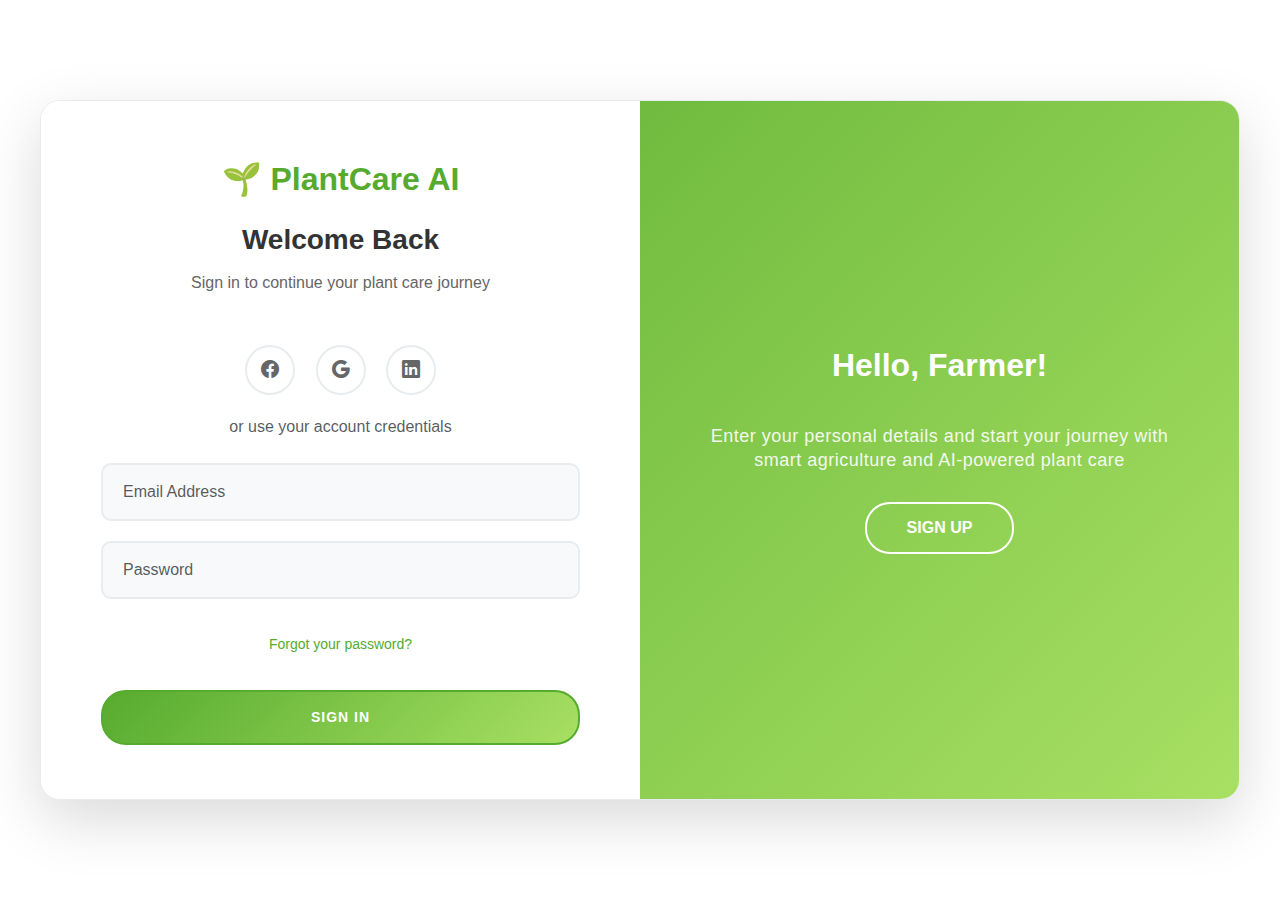
<file: templates/auth.html>
<!DOCTYPE html>
<html lang="en">
<head>
    <meta charset="UTF-8">
    <meta name="viewport" content="width=device-width, initial-scale=1.0">
    <title>Login & Sign Up - PlantCare AI</title>
    <!-- Bootstrap CSS -->
    <link href="https://cdn.jsdelivr.net/npm/bootstrap@5.3.0/dist/css/bootstrap.min.css" rel="stylesheet">
    <!-- Bootstrap Icons -->
    <link href="https://cdn.jsdelivr.net/npm/bootstrap-icons@1.10.0/font/bootstrap-icons.css" rel="stylesheet">
    <style>
        * {
            margin: 0;
            padding: 0;
            box-sizing: border-box;
        }

        body {
            font-family: 'Segoe UI', Tahoma, Geneva, Verdana, sans-serif;
            background: #ffffff;
            display: flex;
            justify-content: center;
            align-items: center;
            min-height: 100vh;
            padding: 20px;
        }

        .main-container {
            position: relative;
            width: 1200px;
            height: 700px;
            background: #fff;
            box-shadow: 0 20px 60px rgba(0, 0, 0, 0.15);
            border-radius: 20px;
            overflow: hidden;
            border: 1px solid #e9ecef;
        }

        .form-container {
            position: absolute;
            top: 0;
            height: 100%;
            transition: all 0.6s ease-in-out;
        }

        .sign-in-container {
            left: 0;
            width: 50%;
            z-index: 2;
        }

        .sign-up-container {
            left: 0;
            width: 50%;
            opacity: 0;
            z-index: 1;
        }

        .main-container.right-panel-active .sign-in-container {
            transform: translateX(100%);
        }

        .main-container.right-panel-active .sign-up-container {
            transform: translateX(100%);
            opacity: 1;
            z-index: 5;
            animation: show 0.6s;
        }

        @keyframes show {
            0%, 49.99% {
                opacity: 0;
                z-index: 1;
            }
            50%, 100% {
                opacity: 1;
                z-index: 5;
            }
        }

        .overlay-container {
            position: absolute;
            top: 0;
            left: 50%;
            width: 50%;
            height: 100%;
            overflow: hidden;
            transition: transform 0.6s ease-in-out;
            z-index: 100;
        }

        .main-container.right-panel-active .overlay-container {
            transform: translateX(-100%);
        }

        .overlay {
            background: linear-gradient(135deg, #56ab2f, #a8e063);
            background-repeat: no-repeat;
            background-size: cover;
            background-position: 0 0;
            color: #fff;
            position: relative;
            left: -100%;
            height: 100%;
            width: 200%;
            transform: translateX(0);
            transition: transform 0.6s ease-in-out;
        }

        .main-container.right-panel-active .overlay {
            transform: translateX(50%);
        }

        .overlay-panel {
            position: absolute;
            display: flex;
            align-items: center;
            justify-content: center;
            flex-direction: column;
            padding: 0 60px;
            text-align: center;
            top: 0;
            height: 100%;
            width: 50%;
            transform: translateX(0);
            transition: transform 0.6s ease-in-out;
        }

        .overlay-left {
            transform: translateX(-20%);
        }

        .main-container.right-panel-active .overlay-left {
            transform: translateX(0);
        }

        .overlay-right {
            right: 0;
            transform: translateX(0);
        }

        .main-container.right-panel-active .overlay-right {
            transform: translateX(20%);
        }

        .auth-form {
            background: #fff;
            display: flex;
            align-items: center;
            justify-content: center;
            flex-direction: column;
            padding: 60px;
            height: 100%;
            text-align: center;
        }

        .logo-text {
            font-size: 32px;
            margin-bottom: 20px;
            color: #56ab2f;
            font-weight: 700;
        }

        .auth-title {
            font-size: 28px;
            font-weight: 700;
            margin-bottom: 15px;
            color: #333;
        }

        .auth-subtitle {
            font-size: 16px;
            color: #666;
            margin-bottom: 30px;
        }

        .social-container {
            margin: 20px 0;
        }

        .social-btn {
            border: 2px solid #e9ecef;
            border-radius: 50%;
            display: inline-flex;
            justify-content: center;
            align-items: center;
            margin: 0 8px;
            height: 50px;
            width: 50px;
            transition: all 0.3s;
            color: #666;
            text-decoration: none;
            font-size: 18px;
        }

        .social-btn:hover {
            border-color: #56ab2f;
            color: #56ab2f;
            transform: translateY(-2px);
        }

        .form-group {
            width: 100%;
            margin-bottom: 20px;
        }

        .form-control {
            background: #f8f9fa;
            border: 2px solid #e9ecef;
            padding: 15px 20px;
            border-radius: 10px;
            font-size: 16px;
            transition: all 0.3s;
        }

        .form-control:focus {
            border-color: #56ab2f;
            box-shadow: 0 0 0 0.2rem rgba(86, 171, 47, 0.25);
            background: #fff;
        }

        .btn-auth {
            border-radius: 25px;
            border: 2px solid #56ab2f;
            background: linear-gradient(135deg, #56ab2f, #a8e063);
            color: #fff;
            font-size: 14px;
            font-weight: 700;
            padding: 15px 50px;
            letter-spacing: 1px;
            text-transform: uppercase;
            transition: all 0.3s;
            cursor: pointer;
            margin-top: 20px;
            width: 100%;
        }

        .btn-auth:hover {
            transform: translateY(-2px);
            box-shadow: 0 10px 20px rgba(86, 171, 47, 0.3);
        }

        .btn-auth:active {
            transform: translateY(0);
        }

        .btn-ghost {
            background: transparent;
            border: 2px solid #fff;
            color: #fff;
            padding: 12px 40px;
            border-radius: 25px;
            font-weight: 600;
            text-transform: uppercase;
            transition: all 0.3s;
        }

        .btn-ghost:hover {
            background: rgba(255, 255, 255, 0.1);
            transform: translateY(-2px);
        }

        .overlay-panel h1 {
            color: #fff;
            font-size: 32px;
            font-weight: 700;
            margin-bottom: 20px;
        }

        .overlay-panel p {
            font-size: 18px;
            font-weight: 400;
            line-height: 24px;
            letter-spacing: 0.5px;
            margin: 20px 0 30px;
            opacity: 0.9;
        }

        .alert {
            margin: 15px 0;
            padding: 12px 20px;
            border-radius: 8px;
            font-size: 14px;
        }

        .forgot-password {
            color: #56ab2f;
            text-decoration: none;
            font-size: 14px;
            margin: 15px 0;
            transition: all 0.3s;
        }

        .forgot-password:hover {
            color: #47962b;
            text-decoration: underline;
        }

        /* Responsive Design */
        @media (max-width: 1200px) {
            .main-container {
                width: 95%;
                max-width: 1000px;
            }
        }

        @media (max-width: 992px) {
            .main-container {
                height: 600px;
            }

            .auth-form {
                padding: 40px;
            }

            .logo-text {
                font-size: 28px;
            }

            .auth-title {
                font-size: 24px;
            }
        }

        @media (max-width: 768px) {
            .main-container {
                width: 100%;
                height: 100vh;
                border-radius: 0;
            }

            .sign-in-container, .sign-up-container {
                width: 100%;
            }

            .overlay-container {
                display: none;
            }

            .auth-form {
                padding: 30px;
            }

            .logo-text {
                font-size: 24px;
            }

            .auth-title {
                font-size: 22px;
            }
        }

        /* Loading state */
        .btn-auth:disabled {
            opacity: 0.7;
            cursor: not-allowed;
        }

        .btn-auth.loading {
            position: relative;
            color: transparent;
        }

        .btn-auth.loading::after {
            content: "";
            position: absolute;
            width: 20px;
            height: 20px;
            top: 50%;
            left: 50%;
            margin-left: -10px;
            margin-top: -10px;
            border: 2px solid #ffffff;
            border-radius: 50%;
            border-top-color: transparent;
            animation: spin 1s ease-in-out infinite;
        }

        @keyframes spin {
            to {
                transform: rotate(360deg);
            }
        }
    </style>
</head>
<body>
    <div class="main-container" id="container">
        <!-- Sign Up Form -->
        <div class="form-container sign-up-container">
            <form class="auth-form" id="signupForm">
                <div class="logo-text">🌱 PlantCare AI</div>
                <h1 class="auth-title">Create Account</h1>
                <p class="auth-subtitle">Join thousands of farmers using smart agriculture</p>

                <div class="social-container">
                    <a href="#" class="social-btn"><i class="bi bi-facebook"></i></a>
                    <a href="#" class="social-btn"><i class="bi bi-google"></i></a>
                    <a href="#" class="social-btn"><i class="bi bi-linkedin"></i></a>
                </div>

                <p class="text-muted mb-4">or use your email for registration</p>

                <div class="form-group">
                    <input type="text" class="form-control" id="signup-name" placeholder="Full Name" required>
                </div>

                <div class="form-group">
                    <input type="email" class="form-control" id="signup-email" placeholder="Email Address" required>
                </div>

                <div class="form-group">
                    <input type="password" class="form-control" id="signup-password" placeholder="Create Password" required>
                </div>

                <div id="signup-message"></div>

                <button type="submit" class="btn btn-auth">Create Account</button>
            </form>
        </div>

        <!-- Sign In Form -->
        <div class="form-container sign-in-container">
            <form class="auth-form" id="loginForm">
                <div class="logo-text">🌱 PlantCare AI</div>
                <h1 class="auth-title">Welcome Back</h1>
                <p class="auth-subtitle">Sign in to continue your plant care journey</p>

                <div class="social-container">
                    <a href="#" class="social-btn"><i class="bi bi-facebook"></i></a>
                    <a href="#" class="social-btn"><i class="bi bi-google"></i></a>
                    <a href="#" class="social-btn"><i class="bi bi-linkedin"></i></a>
                </div>

                <p class="text-muted mb-4">or use your account credentials</p>

                <div class="form-group">
                    <input type="email" class="form-control" id="login-email" placeholder="Email Address" required>
                </div>

                <div class="form-group">
                    <input type="password" class="form-control" id="login-password" placeholder="Password" required>
                </div>

                <a href="#" class="forgot-password">Forgot your password?</a>

                <div id="login-message"></div>

                <button type="submit" class="btn btn-auth">Sign In</button>
            </form>
        </div>

        <!-- Overlay -->
        <div class="overlay-container">
            <div class="overlay">
                <div class="overlay-panel overlay-left">
                    <h1>Welcome Back!</h1>
                    <p>To keep connected with us please login with your personal information and continue your smart farming journey</p>
                    <button class="btn btn-ghost" id="signIn">Sign In</button>
                </div>
                <div class="overlay-panel overlay-right">
                    <h1>Hello, Farmer!</h1>
                    <p>Enter your personal details and start your journey with smart agriculture and AI-powered plant care</p>
                    <button class="btn btn-ghost" id="signUp">Sign Up</button>
                </div>
            </div>
        </div>
    </div>

    <!-- Bootstrap JS -->
    <script src="https://cdn.jsdelivr.net/npm/bootstrap@5.3.0/dist/js/bootstrap.bundle.min.js"></script>

    <script>
        const signUpButton = document.getElementById('signUp');
        const signInButton = document.getElementById('signIn');
        const container = document.getElementById('container');

        // Panel switching
        signUpButton.addEventListener('click', () => {
            container.classList.add('right-panel-active');
        });

        signInButton.addEventListener('click', () => {
            container.classList.remove('right-panel-active');
        });

        // Show message function
        function showMessage(elementId, message, isSuccess = true) {
            const messageDiv = document.getElementById(elementId);
            messageDiv.className = `alert ${isSuccess ? 'alert-success' : 'alert-danger'}`;
            messageDiv.textContent = message;
            messageDiv.style.display = 'block';
        }

        // Hide message function
        function hideMessage(elementId) {
            const messageDiv = document.getElementById(elementId);
            messageDiv.style.display = 'none';
        }

        // Loading state functions
        function setLoadingState(buttonId, isLoading) {
            const button = document.querySelector(`#${buttonId.replace('-', '')}Form button[type="submit"]`);
            if (isLoading) {
                button.disabled = true;
                button.classList.add('loading');
            } else {
                button.disabled = false;
                button.classList.remove('loading');
            }
        }

        // Sign Up Form
        document.getElementById('signupForm').addEventListener('submit', async (e) => {
            e.preventDefault();

            const name = document.getElementById('signup-name').value.trim();
            const email = document.getElementById('signup-email').value.trim();
            const password = document.getElementById('signup-password').value;

            // Basic validation
            if (!name || !email || !password) {
                showMessage('signup-message', 'Please fill in all fields.', false);
                return;
            }

            if (password.length < 6) {
                showMessage('signup-message', 'Password must be at least 6 characters long.', false);
                return;
            }

            setLoadingState('signup', true);
            hideMessage('signup-message');

            try {
                const response = await fetch('/api/signup', {
                    method: 'POST',
                    headers: {'Content-Type': 'application/json'},
                    body: JSON.stringify({name, email, password})
                });

                const data = await response.json();

                if (data.success) {
                    showMessage('signup-message', 'Account created successfully! Switching to login...', true);
                    setTimeout(() => {
                        container.classList.remove('right-panel-active');
                        hideMessage('signup-message');
                        document.getElementById('signupForm').reset();
                        // Pre-fill email in login form
                        document.getElementById('login-email').value = email;
                    }, 2000);
                } else {
                    showMessage('signup-message', data.message || 'Registration failed. Please try again.', false);
                }
            } catch (error) {
                console.error('Signup error:', error);
                showMessage('signup-message', 'Network error. Please check your connection and try again.', false);
            } finally {
                setLoadingState('signup', false);
            }
        });

        // Login Form
        document.getElementById('loginForm').addEventListener('submit', async (e) => {
            e.preventDefault();

            const email = document.getElementById('login-email').value.trim();
            const password = document.getElementById('login-password').value;

            // Basic validation
            if (!email || !password) {
                showMessage('login-message', 'Please enter both email and password.', false);
                return;
            }

            setLoadingState('login', true);
            hideMessage('login-message');

            try {
                const response = await fetch('/api/login', {
                    method: 'POST',
                    headers: {'Content-Type': 'application/json'},
                    body: JSON.stringify({email, password})
                });

                const data = await response.json();

                if (data.success) {
                    showMessage('login-message', 'Login successful! Redirecting to dashboard...', true);
                    setTimeout(() => {
                        window.location.href = '/dashboard';
                    }, 1500);
                } else {
                    showMessage('login-message', data.message || 'Login failed. Please check your credentials.', false);
                }
            } catch (error) {
                console.error('Login error:', error);
                showMessage('login-message', 'Network error. Please check your connection and try again.', false);
            } finally {
                setLoadingState('login', false);
            }
        });

        // Clear messages when switching panels
        signUpButton.addEventListener('click', () => {
            hideMessage('login-message');
        });

        signInButton.addEventListener('click', () => {
            hideMessage('signup-message');
        });
    </script>
</body>
</html>
</file>
